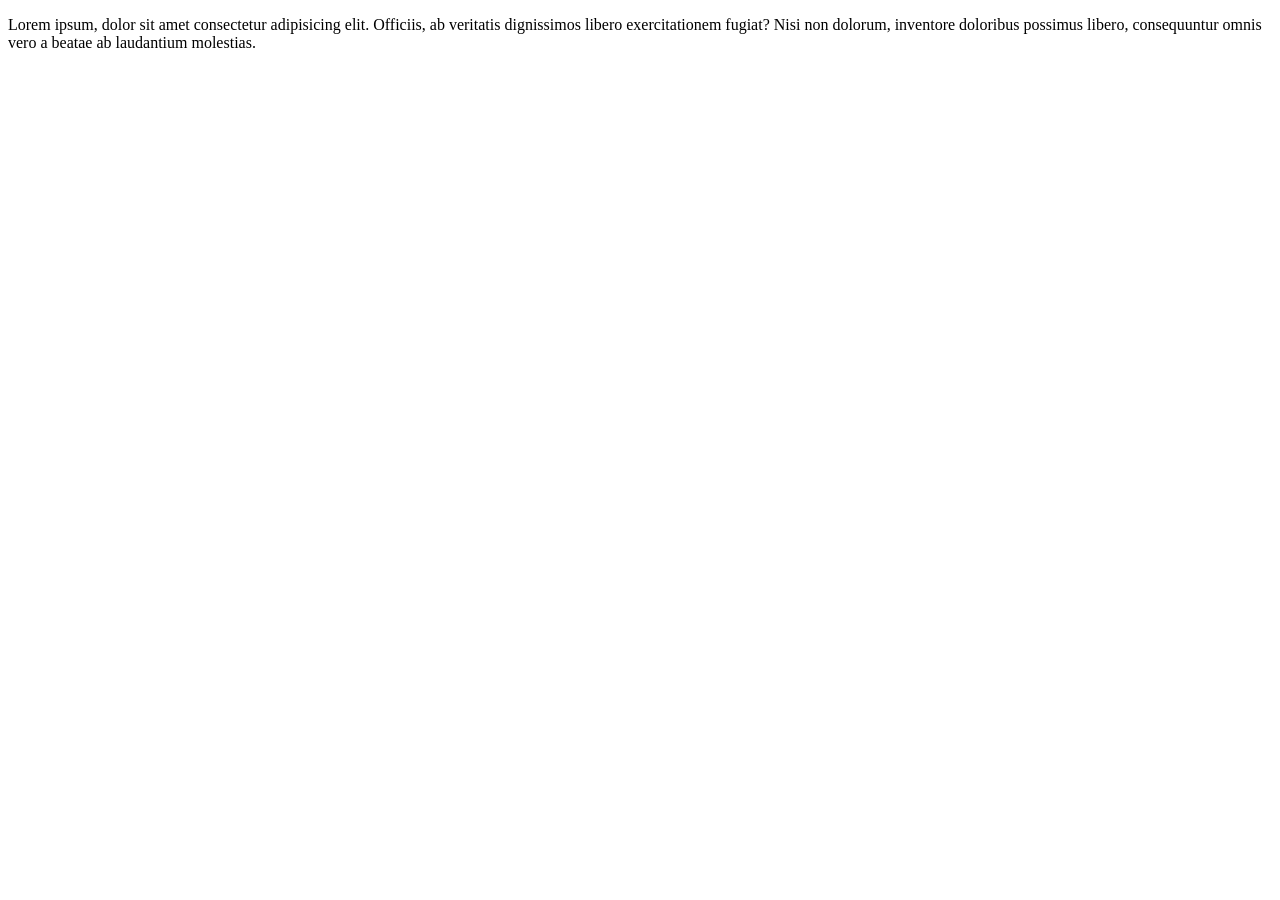
<file: s1/index.html>
<!DOCTYPE html>
<html lang="en">
<head>
    <meta charset="UTF-8">
    <meta name="viewport" content="width=device-width, initial-scale=1.0">
    <meta name="keywords" content="a,s,f">
    <meta name="description" content="">
    <title>Document</title>
    <link rel="icon" href="icon.png">
</head>
<body>
    <!-- Heading  -->
    <!-- <h1>Heading 1</h1>
    <h2>Heading 1</h2>
    <h3>Heading 1</h3>
    <h4>Heading 1</h4>
    <h5>Heading 1</h5>
    <h6>Heading 1</h6>
    <p>
        Lorem ipsum dolor, sit
         amet consectetur adipisicing elit. Dignissimos, placeat! Quo, animi quasi, reprehenderit ips                          um enim similique unde consequuntur totam neque voluptas error iusto facilis sapiente, debitis magnam sit? Reprehenderit?
    </p> -->
    <!-- <pre>
        Lorem ipsum dolor, sit
         amet consectetur adipisicing elit. Dignissimos, placeat! Quo, animi quasi, reprehenderit ips                          um enim similique unde consequuntur totam neque voluptas error iusto facilis sapiente, debitis magnam sit? Reprehenderit?
    </pre> -->
    <!-- <p>
        <b>Bold </b> <br>
        <strong>Strong</strong> <hr>
        <i>Italic</i> 
        <em>emphsis</em> 
        <mark>marked text</mark>
        <del>deleted</del>
        <u>unnderline</u>
        h<sub>2</sub>o
        x<sup>2</sup>
        <ins>inserted</ins>
    </p> -->
    <!-- <img src="images/icon.png" alt="test" title="abc" width="40%" height="200"> -->

    <!-- lists -->
     <!-- <ul type="none">
        <li>item 1</li>
        <li>item 2</li>
        <li>item 3</li>
     </ul>
     <ol start="15">
        <li>item 1</li>
        <li>item 2</li>
        <li>item 3</li>
     </ol>
     <dl>
        <dt>HTML</dt>
        <dd>Hyper text markup language</dd>
     </dl> -->

    <!-- links -->
    <!-- <a href="https://www.google.com" target="_blank">Google</a>
    <a href="about.html">about</a>
    <a href="#six" target="_blank">six</a>
    <p>
        1<br>
        Lorem ipsum dolor sit amet, consectetur adipisicing elit. Unde laborum quas vel amet deserunt, a itaque omnis iusto earum natus laudantium praesentium distinctio culpa, qui atque quam veritatis veniam. Perspiciatis.
        Lorem ipsum dolor sit amet, consectetur adipisicing elit. Unde laborum quas vel amet deserunt, a itaque omnis iusto earum natus laudantium praesentium distinctio culpa, qui atque quam veritatis veniam. Perspiciatis.

    </p>
      <p>
        2<br>
        Lorem ipsum dolor sit amet, consectetur adipisicing elit. Unde laborum quas vel amet deserunt, a itaque omnis iusto earum natus laudantium praesentium distinctio culpa, qui atque quam veritatis veniam. Perspiciatis.
        Lorem ipsum dolor sit amet, consectetur adipisicing elit. Unde laborum quas vel amet deserunt, a itaque omnis iusto earum natus laudantium praesentium distinctio culpa, qui atque quam veritatis veniam. Perspiciatis.

    </p>
      <p>
        3<br>
        Lorem ipsum dolor sit amet, consectetur adipisicing elit. Unde laborum quas vel amet deserunt, a itaque omnis iusto earum natus laudantium praesentium distinctio culpa, qui atque quam veritatis veniam. Perspiciatis.
        Lorem ipsum dolor sit amet, consectetur adipisicing elit. Unde laborum quas vel amet deserunt, a itaque omnis iusto earum natus laudantium praesentium distinctio culpa, qui atque quam veritatis veniam. Perspiciatis.

    </p>
      <p>
        4<br>
        Lorem ipsum dolor sit amet, consectetur adipisicing elit. Unde laborum quas vel amet deserunt, a itaque omnis iusto earum natus laudantium praesentium distinctio culpa, qui atque quam veritatis veniam. Perspiciatis.
        Lorem ipsum dolor sit amet, consectetur adipisicing elit. Unde laborum quas vel amet deserunt, a itaque omnis iusto earum natus laudantium praesentium distinctio culpa, qui atque quam veritatis veniam. Perspiciatis.

    </p>
      <p>
        5<br>
        Lorem ipsum dolor sit amet, consectetur adipisicing elit. Unde laborum quas vel amet deserunt, a itaque omnis iusto earum natus laudantium praesentium distinctio culpa, qui atque quam veritatis veniam. Perspiciatis.
        Lorem ipsum dolor sit amet, consectetur adipisicing elit. Unde laborum quas vel amet deserunt, a itaque omnis iusto earum natus laudantium praesentium distinctio culpa, qui atque quam veritatis veniam. Perspiciatis.

    </p>
      <p id="six">
        6<br>
        Lorem ipsum dolor sit amet, consectetur adipisicing elit. Unde laborum quas vel amet deserunt, a itaque omnis iusto earum natus laudantium praesentium distinctio culpa, qui atque quam veritatis veniam. Perspiciatis.
        Lorem ipsum dolor sit amet, consectetur adipisicing elit. Unde laborum quas vel amet deserunt, a itaque omnis iusto earum natus laudantium praesentium distinctio culpa, qui atque quam veritatis veniam. Perspiciatis.

    </p>
      <p>
        1<br>
        Lorem ipsum dolor sit amet, consectetur adipisicing elit. Unde laborum quas vel amet deserunt, a itaque omnis iusto earum natus laudantium praesentium distinctio culpa, qui atque quam veritatis veniam. Perspiciatis.
        Lorem ipsum dolor sit amet, consectetur adipisicing elit. Unde laborum quas vel amet deserunt, a itaque omnis iusto earum natus laudantium praesentium distinctio culpa, qui atque quam veritatis veniam. Perspiciatis.

    </p>
      <p>
        1<br>
        Lorem ipsum dolor sit amet, consectetur adipisicing elit. Unde laborum quas vel amet deserunt, a itaque omnis iusto earum natus laudantium praesentium distinctio culpa, qui atque quam veritatis veniam. Perspiciatis.
        Lorem ipsum dolor sit amet, consectetur adipisicing elit. Unde laborum quas vel amet deserunt, a itaque omnis iusto earum natus laudantium praesentium distinctio culpa, qui atque quam veritatis veniam. Perspiciatis.

    </p>
      <p>
        1<br>
        Lorem ipsum dolor sit amet, consectetur adipisicing elit. Unde laborum quas vel amet deserunt, a itaque omnis iusto earum natus laudantium praesentium distinctio culpa, qui atque quam veritatis veniam. Perspiciatis.
        Lorem ipsum dolor sit amet, consectetur adipisicing elit. Unde laborum quas vel amet deserunt, a itaque omnis iusto earum natus laudantium praesentium distinctio culpa, qui atque quam veritatis veniam. Perspiciatis.

    </p>
      <p>
        1<br>
        Lorem ipsum dolor sit amet, consectetur adipisicing elit. Unde laborum quas vel amet deserunt, a itaque omnis iusto earum natus laudantium praesentium distinctio culpa, qui atque quam veritatis veniam. Perspiciatis.
        Lorem ipsum dolor sit amet, consectetur adipisicing elit. Unde laborum quas vel amet deserunt, a itaque omnis iusto earum natus laudantium praesentium distinctio culpa, qui atque quam veritatis veniam. Perspiciatis.

    </p>
      <p>
        1<br>
        Lorem ipsum dolor sit amet, consectetur adipisicing elit. Unde laborum quas vel amet deserunt, a itaque omnis iusto earum natus laudantium praesentium distinctio culpa, qui atque quam veritatis veniam. Perspiciatis.
        Lorem ipsum dolor sit amet, consectetur adipisicing elit. Unde laborum quas vel amet deserunt, a itaque omnis iusto earum natus laudantium praesentium distinctio culpa, qui atque quam veritatis veniam. Perspiciatis.

    </p> -->
    <!-- <iframe width="100%" height="300" src="https://www.youtube.com/embed/IZ1kJyoHveM" title="YouTube video player" frameborder="0" allow="accelerometer; autoplay; clipboard-write; encrypted-media; gyroscope; picture-in-picture; web-share" referrerpolicy="strict-origin-when-cross-origin" allowfullscreen></iframe> -->
     <!-- <iframe src="about.html"></iframe> -->
      <!-- <iframe src="https://www.google.com/maps/embed?pb=!1m18!1m12!1m3!1d3452.867980095169!2d31.340575225190797!3d30.069318517393054!2m3!1f0!2f0!3f0!3m2!1i1024!2i768!4f13.1!3m3!1m2!1s0x14583fbaa0648ea3%3A0xfe4c02f0b52a59e5!2sTechs%20Experts!5e0!3m2!1sar!2seg!4v1786273298736!5m2!1sar!2seg" width="100%" height="450" style="border:0;" allowfullscreen="" loading="lazy" referrerpolicy="strict-origin-when-cross-origin"></iframe> -->
<!-- <div></div>
<span></span>
<nav></nav>
<header></header>
<section></section>
<article></article>
<footer></footer>
<aside></aside> -->

<header></header>
<p>Lorem ipsum, dolor sit amet consectetur adipisicing elit. Officiis, ab veritatis dignissimos libero exercitationem fugiat? Nisi non dolorum, inventore doloribus possimus libero, consequuntur omnis vero a beatae ab laudantium molestias.</p>

</body>
</html>
</file>
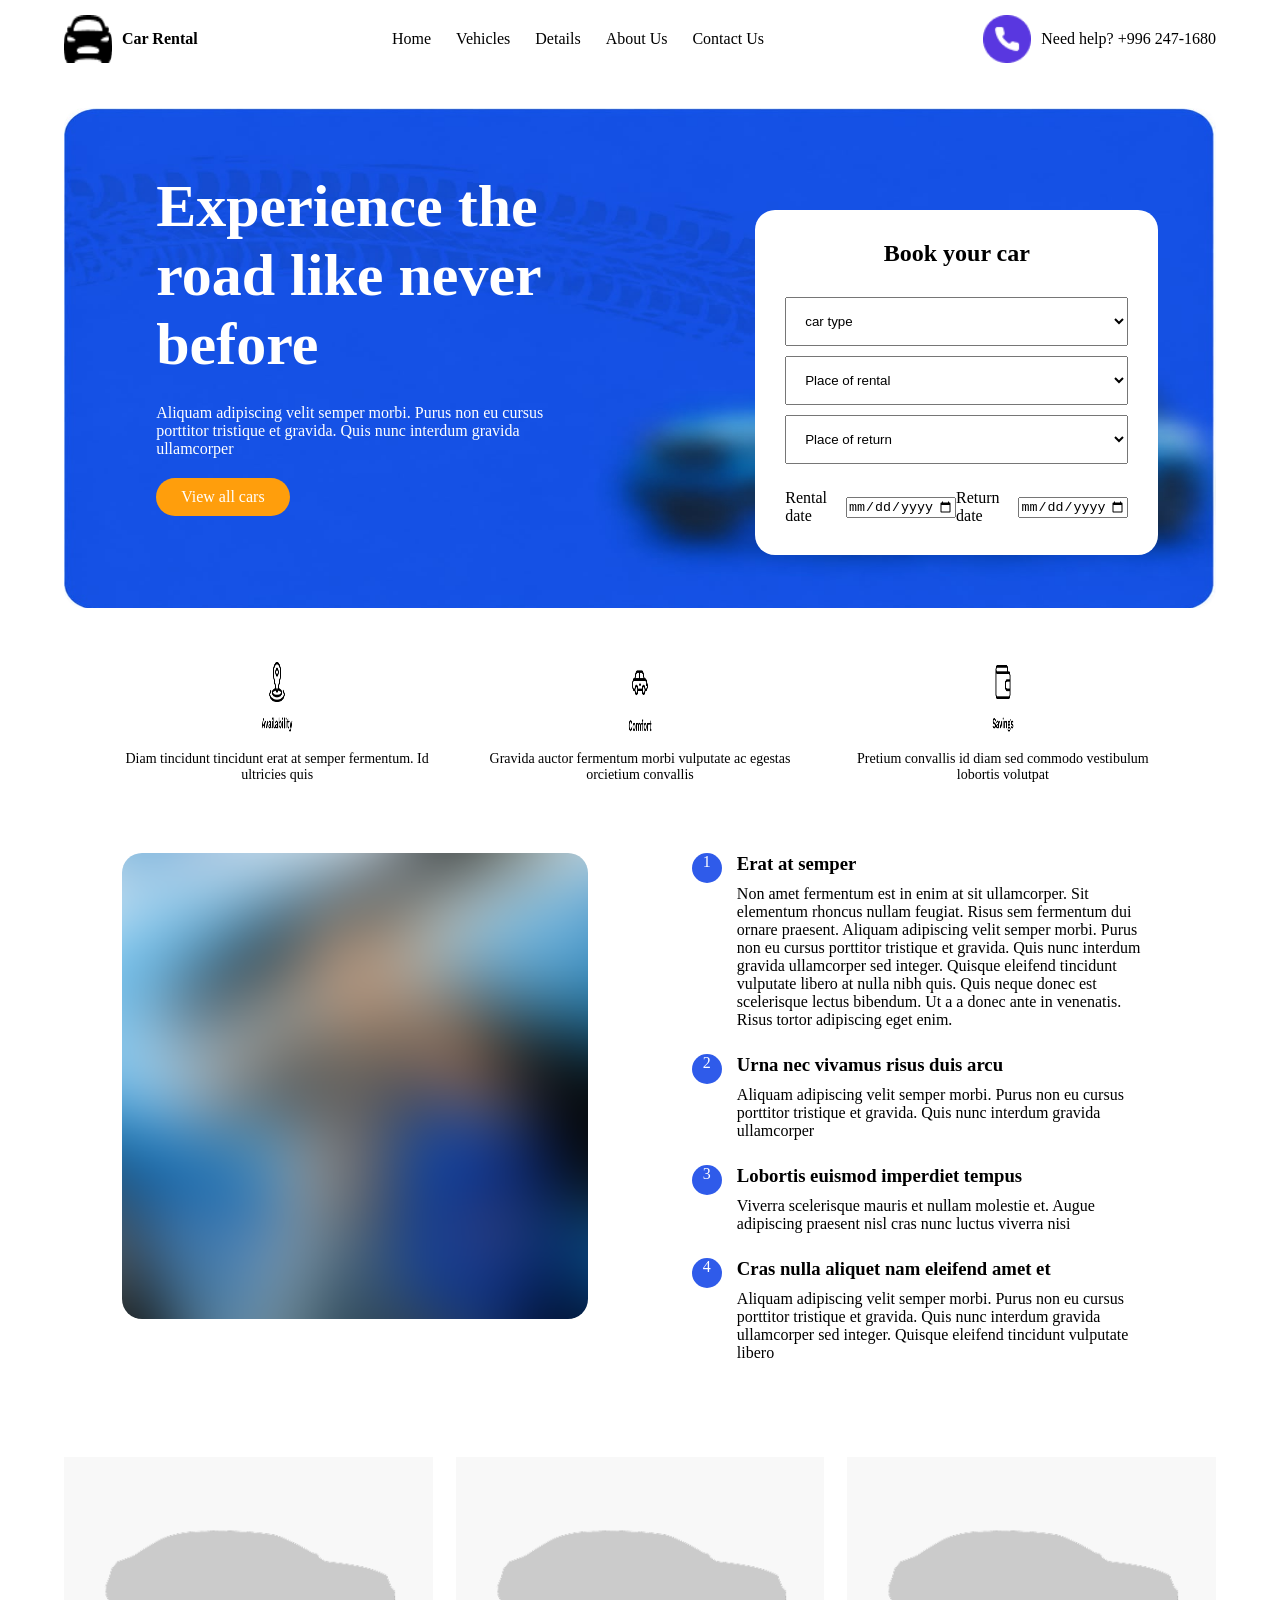
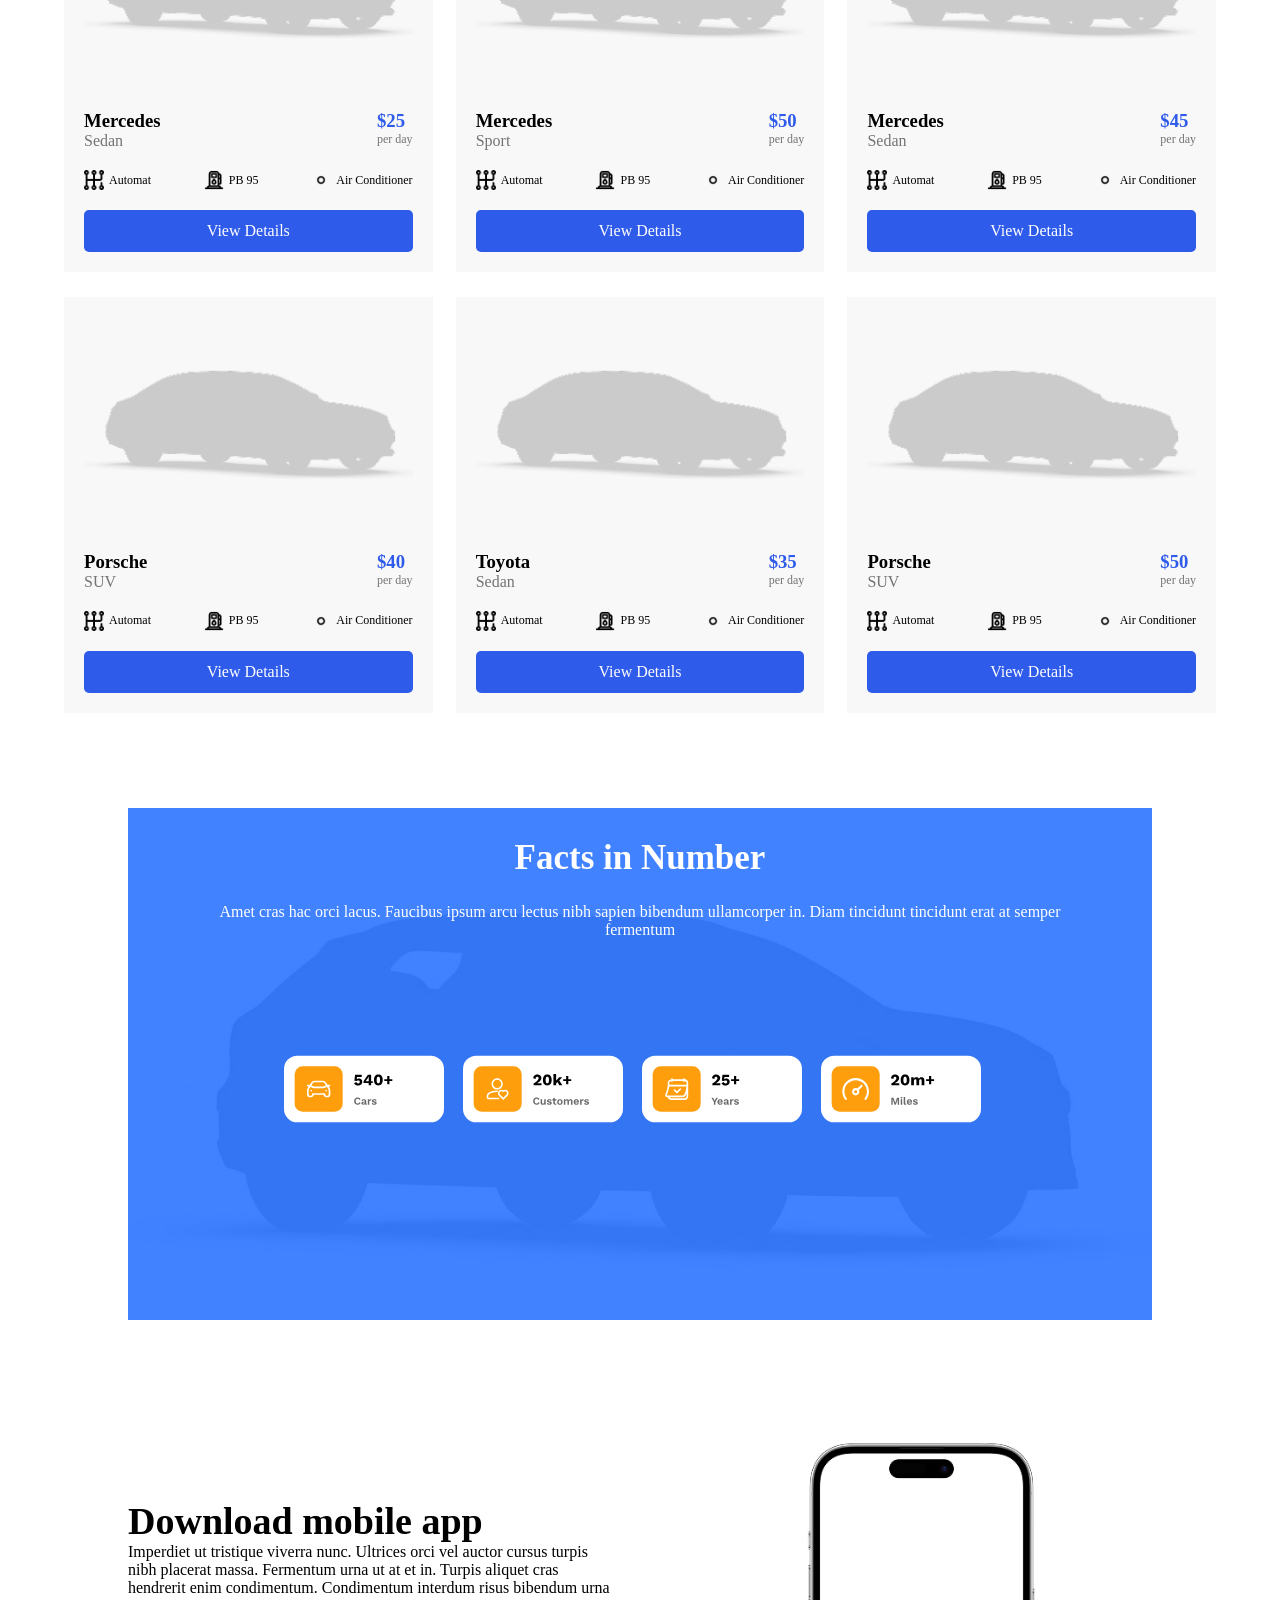
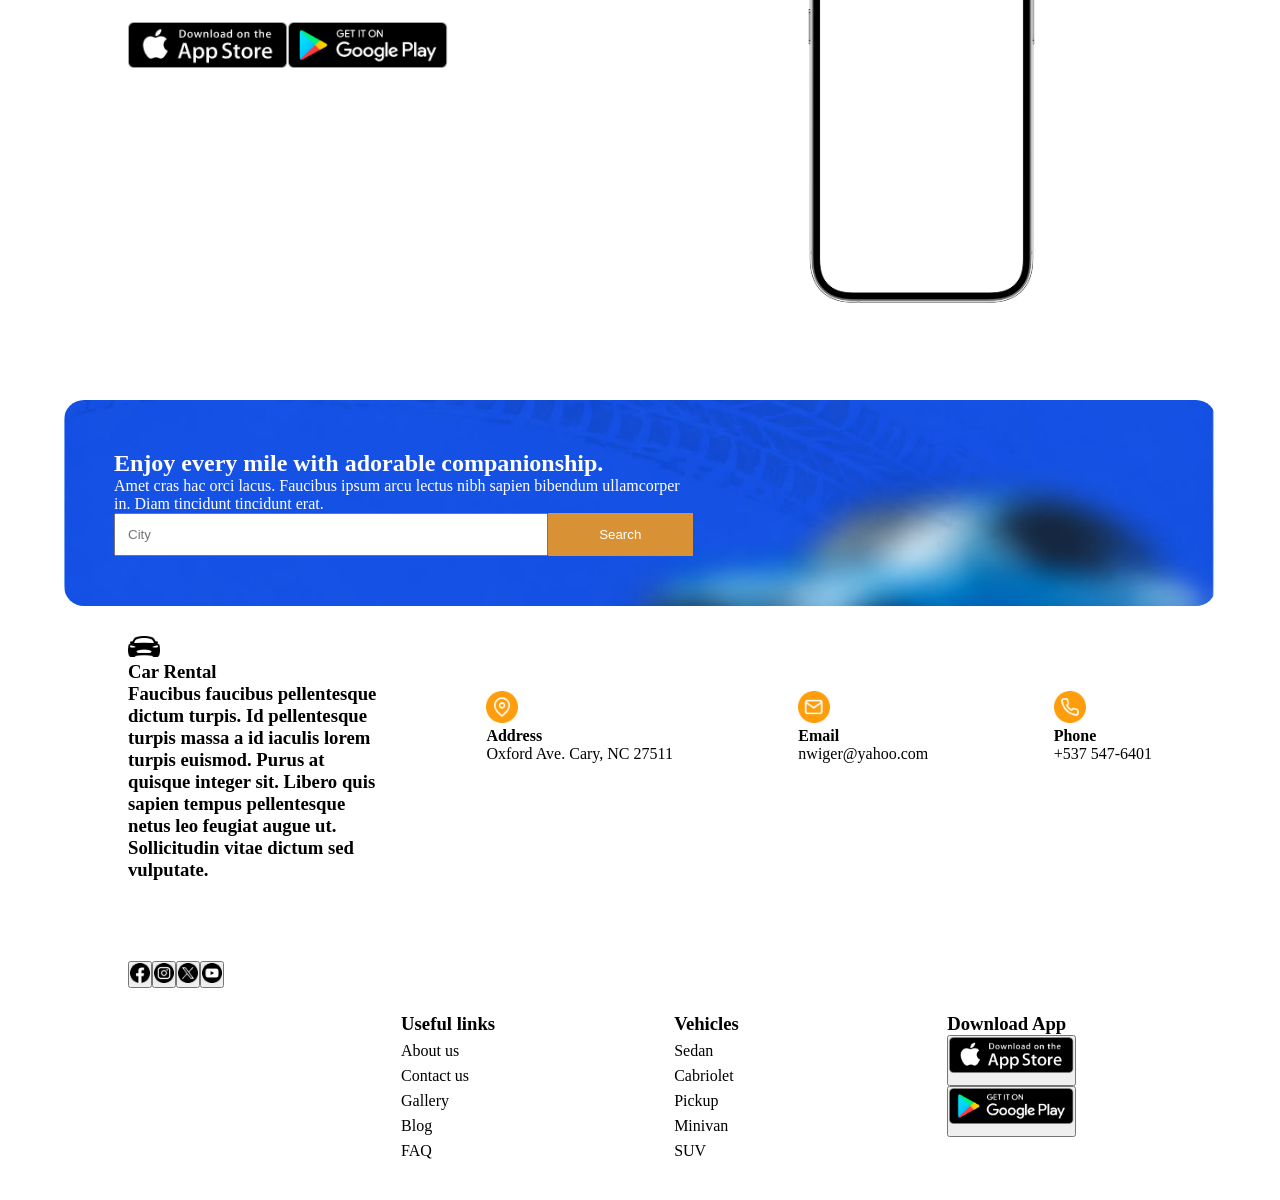
<file: s3/task session6/index.html>
<!DOCTYPE html>
<html lang="en">

<head>
    <meta charset="UTF-8">
    <meta name="viewport" content="width=device-width, initial-scale=1.0">
    <title>Document</title>
    <link rel="stylesheet" href="style.css">
</head>
<body>
    <nav>
        <div class="container">
            <div class="icon">
                <img src="car.png">
                <h2>Car Rental</h2>
            </div>

            <div class="links">
                <a href="">Home</a>
             <a href="">Vehicles</a>
              <a href="">Details</a>
                <a href="">About Us</a>
                <a href="">Contact Us</a>
            </div>

            <div class="help">
                <img src="call.png">
                <p>
                    Need help?
                    +996 247-1680
                </p>
            </div>
        </div>

        <div class="cover">
            <img src="cover.jpeg">
            <div class="cover-text">
                <h2>
                    Experience the road
                    like never before
                </h2>
                <p>
                    Aliquam adipiscing velit semper morbi. Purus non eu
                    cursus porttitor tristique et gravida. Quis nunc interdum
                    gravida ullamcorper
                </p>
                <a href="">View all cars</a>
            </div>

            <div class="content">

                <div class="table">

                    <h2>Book your car</h2>

                    <select>
                        <option>car type</option>
                        <option>Lancer</option>
                        <option>Kia</option>
                    </select>

                    <select>
                      <option>Place of rental</option>
                        <option>10th of ramadan</option>
                      <option>cairo</option>
                    </select>

                    <select>
                       <option>Place of return</option>
                      <option>giza</option>
                      <option>alexandria</option>
                    </select>

                    <div class="date">
                        <p>Rental date</p>
                        <input type="date">
                        <p>Return date</p>
                        <input type="date">
                    </div>
                </div>

                <div class="items">
                    <div class="fa-images">
                        <img src="loc.png">
                     <p>
            Diam tincidunt tincidunt erat at semper fermentum. Id ultricies quis
                     </p>
                    </div>

                    <div class="fa-images">
                        <img src="car (2).png">
                        <p>
                            Gravida auctor fermentum morbi vulputate
                            ac egestas orcietium convallis
                        </p>
                    </div>

                    <div class="fa-images">
                        <img src="note.png">
                        <p>
                            Pretium convallis id diam sed commodo
                            vestibulum lobortis volutpat
                        </p>
                    </div>
                </div>

                <div class="details">
                    <div class="photos">
                        <img src="Img.png">
                    </div>

                    <div class="select">
                        <div class="feature">
                      <p class="number">1</p>
                            <div>
                            <h3>Erat at semper </h3>
                         <p>
                                    Non amet fermentum est in enim at sit ullamcorper. Sit elementum rhoncus nullam feugiat. Risus sem fermentum 
dui ornare praesent. Aliquam adipiscing velit semper morbi. Purus non eu cursus porttitor tristique et gravida. Quis nunc interdum gravida ullamcorper sed integer. Quisque eleifend tincidunt vulputate libero at nulla nibh quis. Quis neque donec est scelerisque lectus bibendum. Ut a a donec ante in venenatis. Risus tortor adipiscing eget enim.
                              </p>
                            </div>
                        </div>

                        <div class="feature">
                            <p class="number">2</p>
                            <div>
                            <h3>Urna nec vivamus risus duis arcu </h3>
                                <p>
                            Aliquam adipiscing velit semper morbi. Purus non eu cursus porttitor tristique et gravida. Quis nunc interdum gravida ullamcorper
                                </p>
                            </div>
                        </div>

               <div class="feature">
                      <p class="number">3</p>
                            <div>
                        <h3>Lobortis euismod imperdiet tempus </h3>
                                <p>
            Viverra scelerisque mauris et nullam molestie et. Augue adipiscing praesent nisl cras nunc luctus viverra nisi
                                </p>
                            </div>
                        </div>

                        <div class="feature">
                     <p class="number">4</p>
                     <div>
                  <h3>Cras nulla aliquet nam eleifend amet et</h3>
                  <p>
  Aliquam adipiscing velit semper morbi. Purus non eu cursus porttitor tristique et gravida. Quis nunc interdum gravida ullamcorper sed integer. Quisque eleifend tincidunt vulputate libero 
                        </p>
                            </div>
                        </div>
                    </div>
                </div>
            </div>

        </div>
  <div class="cars">

    <div class="card">
        <img src="Img (1).png">
        <div class="info">
            <div>
                <h3>Mercedes</h3>
                <p>Sedan</p>
            </div>

            <div class="price">
                <h3>$25</h3>
                <p>per day</p>
            </div>
        </div>

        <div class="details">
            <div>
                <img src="Group.png">
                <p>Automat</p>
            </div>
            <div>
                <img src="Clip path group (2).png">
                <p>PB 95</p>
            </div>
            <div>
                <img src="g1651.png">
                <p>Air Conditioner</p>
            </div>

        </div>
        <a href="" class="view">View Details</a>

    </div>

    <div class="card">
        <img src="Img (1).png">
        <div class="info">
            <div>
                <h3>Mercedes</h3>
                <p>Sport</p>
            </div>

            <div class="price">
                <h3>$50</h3>
                <p>per day</p>
            </div>
        </div>

        <div class="details">

            <div>
                <img src="Group.png">
                <p>Automat</p>
            </div>

            <div>
                <img src="Clip path group (2).png">
                <p>PB 95</p>
            </div>

            <div>
                <img src="g1651.png">
                <p>Air Conditioner</p>
            </div>
        </div>

        <a href="" class="view">View Details</a>
    </div>
    <div class="card">
        <img src="Img (1).png">

        <div class="info">
            <div>
                <h3>Mercedes</h3>
                <p>Sedan</p>
            </div>

            <div class="price">
                <h3>$45</h3>
                <p>per day</p>
            </div>
        </div>
        <div class="details">
            <div>
                <img src="Group.png">
                <p>Automat</p>
            </div>

            <div>
                <img src="Clip path group (2).png">
                <p>PB 95</p>
            </div>

            <div>
                <img src="g1651.png">
                <p>Air Conditioner</p>
            </div>
        </div>

        <a href="" class="view">View Details</a>
    </div>

    <div class="card">

        <img src="Img (1).png">

        <div class="info">
            <div>
                <h3>Porsche</h3>
                <p>SUV</p>
            </div>

            <div class="price">
                <h3>$40</h3>
                <p>per day</p>
            </div>
        </div>

        <div class="details">

            <div>
                <img src="Group.png">
                <p>Automat</p>
            </div>

            <div>
                <img src="Clip path group (2).png">
                <p>PB 95</p>
            </div>

            <div>
                <img src="g1651.png">
                <p>Air Conditioner</p>
            </div>
        </div>

        <a href="" class="view">View Details</a>
    </div>

    <div class="card">

        <img src="Img (1).png">

        <div class="info">
            <div>
                <h3>Toyota</h3>
                <p>Sedan</p>
            </div>

            <div class="price">
                <h3>$35</h3>
                <p>per day</p>
            </div>
        </div>
        <div class="details">
            <div>
                <img src="Group.png">
                <p>Automat</p>
            </div>

            <div>
                <img src="Clip path group (2).png">
                <p>PB 95</p>
            </div>

            <div>
                <img src="g1651.png">
                <p>Air Conditioner</p>
            </div>

        </div>
        <a href="" class="view">View Details</a>
    </div>

    <div class="card">

        <img src="Img (1).png">

        <div class="info">
            <div>
                <h3>Porsche</h3>
                <p>SUV</p>
            </div>

            <div class="price">
                <h3>$50</h3>
                <p>per day</p>
            </div>
        </div>

        <div class="details">

            <div>
                <img src="Group.png">
                <p>Automat</p>
            </div>

            <div>
                <img src="Clip path group (2).png">
                <p>PB 95</p>
            </div>

            <div>
                <img src="g1651.png">
                <p>Air Conditioner</p>
            </div>

        </div>

        <a href="" class="view">View Details</a>

    </div>

</div>

  <section class="facts">
          <div class="container">
            <h1> Facts in Number </h1>

            <p class="facts-text">
        Amet cras hac orci lacus. Faucibus ipsum arcu lectus nibh sapien bibendum ullamcorper
        in. Diam tincidunt tincidunt erat at semper fermentum
            </p>
            <div class="fact-items">
                <div class="fact-card">
<img src="car.svg" alt="">
            <img src="icon.svg" alt="">
            <img src="note.svg" alt="">
            <img src="speed.svg" alt="">
                </div>
            </div>
            
            
        </div>
            </section>
            <section class="app">

    <div class="app-text">
        <h2>Download mobile app</h2>

        <p>
          Imperdiet ut tristique viverra nunc. Ultrices orci vel auctor cursus turpis nibh placerat massa. Fermentum urna ut at et in. Turpis aliquet cras hendrerit enim condimentum. Condimentum interdum risus bibendum urna
        </p>

        <div class="store">
            <button> <img src="Group (1).png"></button>
            <button>  <img src="Group (2).png"></button>
        </div>
    </div>

    <div class="phone">
        <img src="mobile.png">
    </div>

</section>
<section class="last-section">
    <div class="last-text">
        <h2>Enjoy every mile with adorable companionship.</h2>
        <p>
            Amet cras hac orci lacus. Faucibus ipsum arcu lectus nibh sapien
            bibendum ullamcorper in. Diam tincidunt tincidunt erat.
        </p>

        <div class="search">
            <input type="text" placeholder="City">
            <button>Search</button>
        </div>
    </div>

</section>

<footer class="footer">
    <div class="footer-top">
        <div class="footer-brand">
            <div class="brand">
            <img src="car.png">
                <h3>Car Rental</h3>
            </div>

            <h3> Faucibus faucibus pellentesque dictum turpis.
                 Id pellentesque turpis massa a id iaculis lorem turpis euismod.
                 Purus at quisque integer sit. Libero quis sapien tempus pellentesque netus 
                 leo feugiat augue ut. Sollicitudin vitae dictum sed vulputate.
            </h3>

            <div class="social">
                <button><img src="fac.png"></button>
                <button><img src="ins.png"></button>
                <button><img src="twi.png"></button>
                <button><img src="you.png"></button>
            </div>
        </div>

        <div class="footer-info">
            <div class="contact">
                <img src="loc (2).png">
                <div>
                    <h4>Address</h4>
                    <p>Oxford Ave. Cary, NC 27511</p>
                </div>
            </div>

            <div class="contact">
                <img src="email.png">
                <div>
                    <h4>Email</h4>
                    <p>nwiger@yahoo.com</p>
                </div>
            </div>

            <div class="contact">
                <img src="call (2).png">
                <div>
                    <h4>Phone</h4>
                    <p>+537 547-6401</p>
                </div>
            </div>
        </div>
    </div>

    <div class="footer-bottom">
        <div></div>
        <div>
            <h3>Useful links</h3>
            <p>About us</p>
            <p>Contact us</p>
            <p>Gallery</p>
            <p>Blog</p>
            <p>FAQ</p>
        </div>

        <div>
            <h3>Vehicles</h3>
            <p>Sedan</p>
            <p>Cabriolet</p>
            <p>Pickup</p>
            <p>Minivan</p>
            <p>SUV</p>
        </div>

        <div>
            <h3>Download App</h3>
            <button>
                <img src="Group (1).png">
            </button>
            <button>
                <img src="Group (2).png">
            </button>
        </div>
    </div>

</footer>
    </nav>
</body>

</html>
</file>
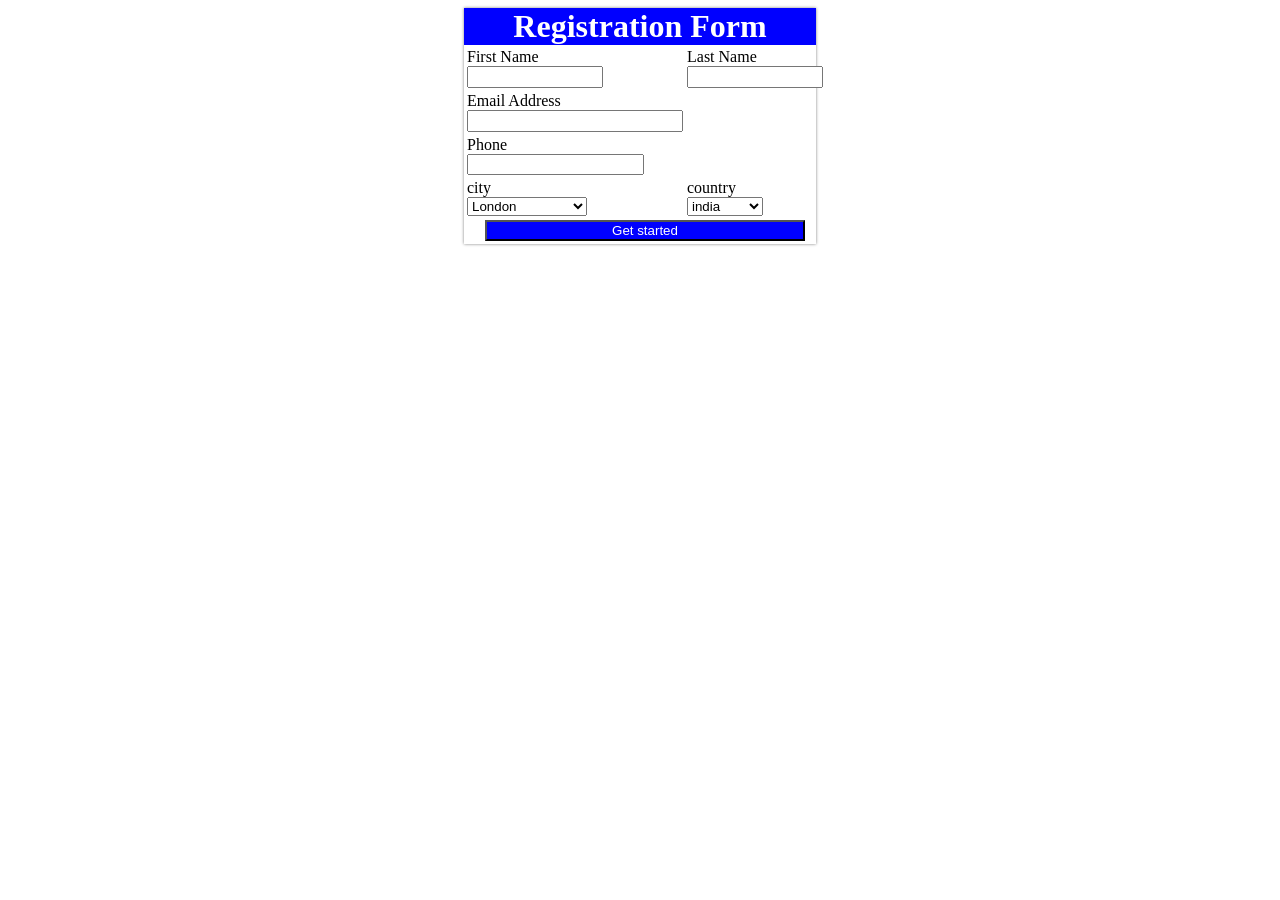
<file: s3/tasks/task1/index.html>
<!DOCTYPE html>
<html lang="en">

<head>
    <meta charset="UTF-8">
    <title>Registration Form</title>
    <link rel="stylesheet" href="style.css">
</head>

        <body>

        <div class="article-card">
        <h1>Registration Form</h1>
        <div class="container">

        <table>
            <tr>
                <td>
                <label for="firstname">First Name</label>     <br>
                <input type="text" id="firstname" name="firstname">
                </td>
                <td>
                <label for="lastname">Last Name</label>  <br>
                <input type="text" id="lastname" name="lastname">
                </td>
            </tr>
            <tr>
                <td>
                <label for="email">Email Address</label>    <br>
                <input type="email" id="email" name="email">
                </td>
            </tr>
            <tr>
                <td>
                <label for="phone">Phone</label>  <br>
                <input type="tel" id="phone" name="phone">
                </td>
            </tr>
        <tr>
            <td>
                <label for="city">city</label>    <br>
                <select id="city" name="city">
                    <option> London</option>
                    <option>cairo</option>
                    <option>10th of ramadan</option>
                </select>
            </td>
                
            <td>
                <label for="country">country</label>    <br>
                <select id="country" name="country">
                    <option> india</option>
                    <option>Egypt</option>
                    <option>palestine</option>
                </select>
            </td>
        </tr>
        
            <tr>
                <td colspan="2" style="text-align: center;">
        <button type="submit"> Get started</button>
                </td>
            </tr>
                

        </table>

            </div>

            </div>

        </body>

        </html>
</file>
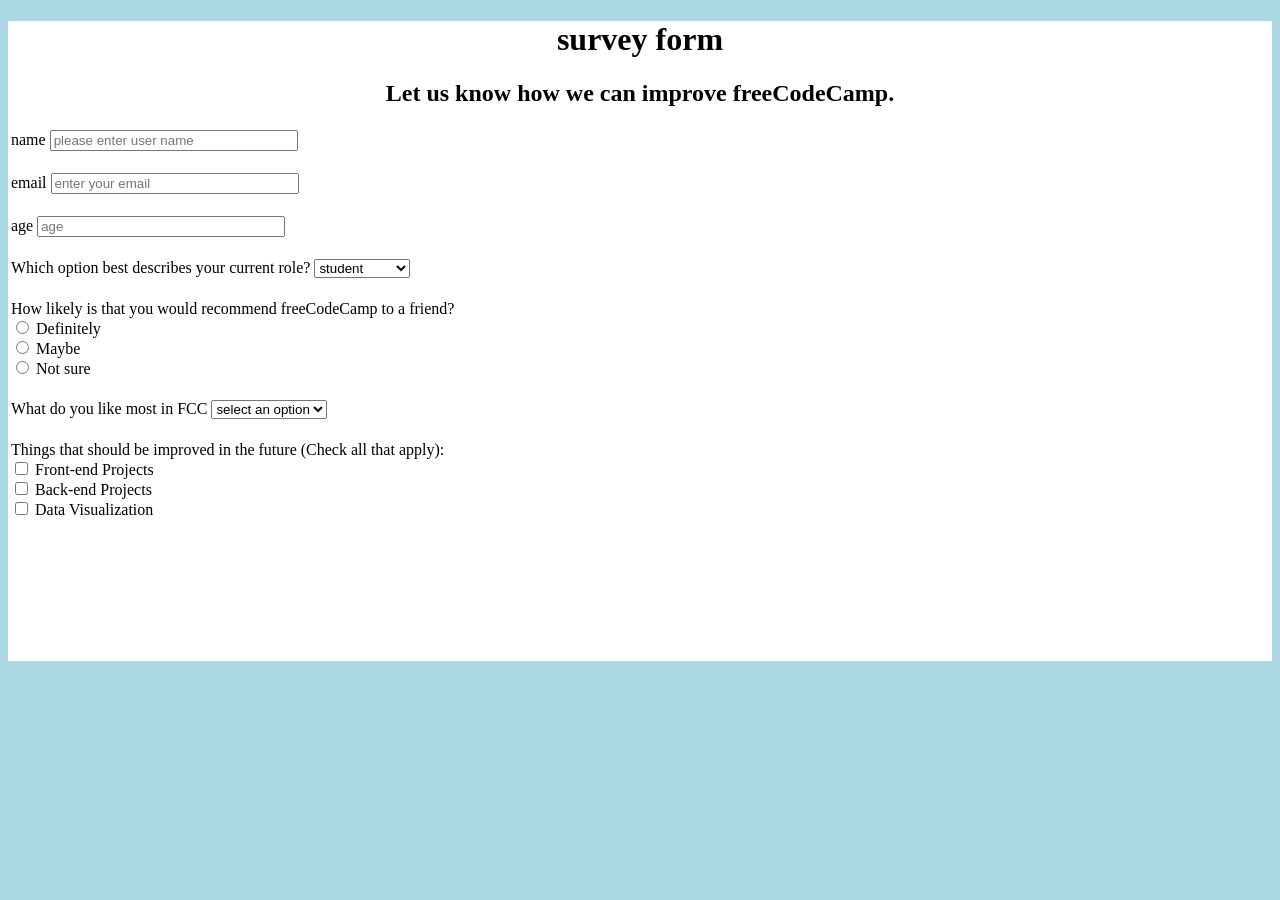
<file: s3/tasks/task2/index.html>
<!DOCTYPE html>
<html lang="en">
<head>
    <meta charset="UTF-8">
    <meta name="viewport" content="width=device-width, initial-scale=1.0">
    <title>Document</title>
    <link rel="stylesheet" href="style.css">
</head>

<body>

    <div class="article-card">

        <h1>survey form</h1>

        <div class="container">

            <h2>Let us know how we can improve freeCodeCamp.</h2>

            <table>

                <tr>
                    <td>
                        <label for="x">name</label>
                        <input type="text" id="name"
                               placeholder="please enter user name"
                               minlength="5" maxlength="20" id="x">
                        <br><br>
                    </td>
                </tr>


                <tr>
                    <td>
                        <label>email</label>
                        <input type="email" id="email"
                               placeholder="enter your email" required>
                        <br><br>
                    </td>
                </tr>


                <tr>
                    <td>
                        <label>age</label>
                        <input type="number" id ="age"
                               placeholder="age" required min="0" max="90">
                        <br><br>
                    </td>
                </tr>


                <tr>
                    <td>
                        <label>Which option best describes your current role?</label>

                        <select>
                            <option>student</option>
                            <option>full time job</option>
                            <option>part time job</option>
                        </select>

                        <br><br>
                    </td>
                </tr>


                <tr>
                    <td>
                        <label>
                            How likely is that you would recommend freeCodeCamp to a friend?
                        </label>

                        <br>

                        <input type="radio" name="recommend">
                        <label>Definitely</label>

                        <br>

                        <input type="radio" name="recommend">
                        <label>Maybe</label>

                        <br>

                        <input type="radio" name="recommend">
                        <label>Not sure</label>

                        <br><br>
                    </td>
                </tr>


                <tr>
                    <td>
                        <label>What do you like most in FCC</label>

                        <select>
                            <option>select an option</option>
                            <option>Food</option>
                            <option>pepole</option>
                        </select>

                        <br><br>
                    </td>
                </tr>


                <tr>
                    <td>
                        <label>
                            Things that should be improved in the future
                            (Check all that apply):
                        </label>

                        <br>

                        <input type="checkbox">
                        Front-end Projects

                        <br>

                        <input type="checkbox">
                        Back-end Projects

                        <br>

                        <input type="checkbox">
                        Data Visualization
                    </td>
                </tr>

            </table>

        </div>

    </div>

</body>
</html>
</file>
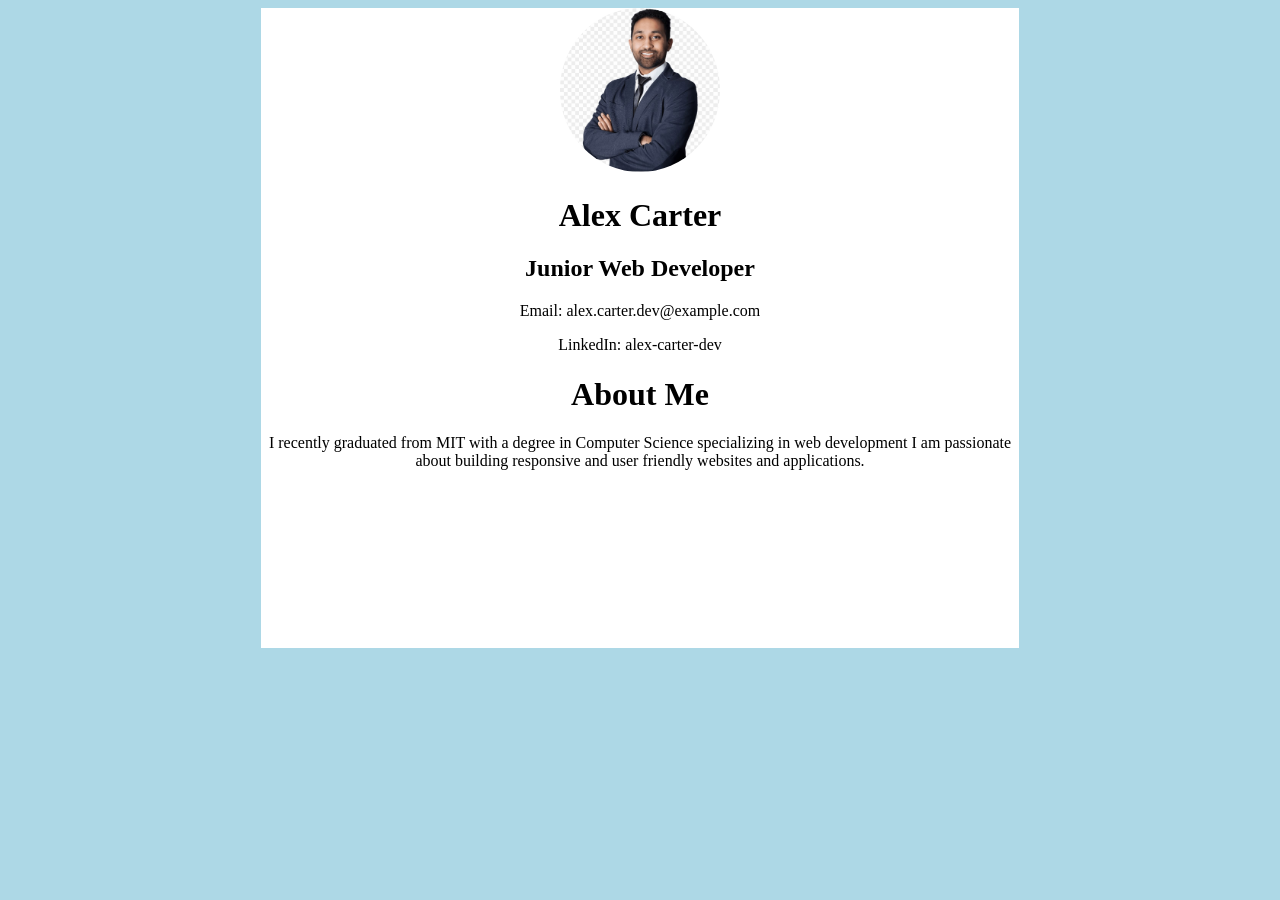
<file: s3/tasks/task3/index.html>
<!DOCTYPE html>
<html lang="en">

<head>
    <meta charset="UTF-8">
    <meta name="viewport" content="width=device-width, initial-scale=1.0">
    <title>Profile Card</title>
    <link rel="stylesheet" href="style.css">
</head>

<body>

    <div class="article-card">

        <div class="center">
            <img src="icon.jpeg">
        </div>

        <h1 class="center">Alex Carter</h1>

        <h2 class="center">Junior Web Developer</h2>

        <p class="center">Email: alex.carter.dev@example.com</p>

        <p class="center">LinkedIn: alex-carter-dev</p>

        <h1 class="center">About Me</h1>

        <p class="center">
            I recently graduated from MIT with a degree in
            Computer Science specializing in web development
            I am passionate about building responsive and
            user friendly websites and applications.
        </p>

    </div>

</body>

</html>
</file>
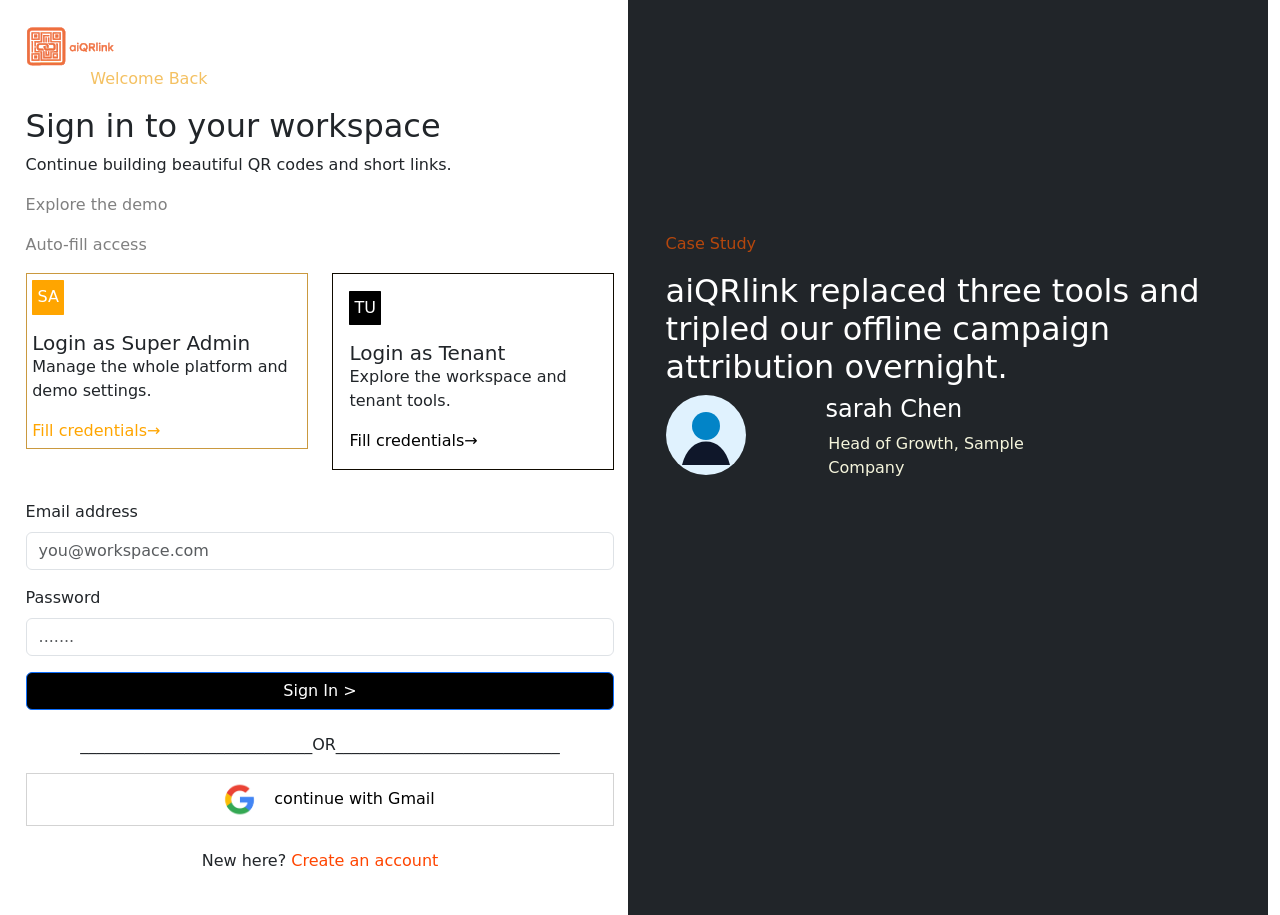
<file: s3/tasks/task7/index.html>
<!DOCTYPE html>
<html lang="en">
<head>
    <meta charset="UTF-8">
    <meta name="viewport" content="width=device-width, initial-scale=1.0">
    <title>Document</title>
   <link href="https://cdn.jsdelivr.net/npm/bootstrap@5.3.8/dist/css/bootstrap.min.css" rel="stylesheet">
<link rel="stylesheet" href="style.css">
</head>
    
<body>
<section class="container-fluid">
  <div class="row">
    <div class="col-6 min-vh-100 bg-primery">
<a href="">
  <img src="imges/logo.svg" class="logo"></a>
  <p class="welcome">Welcome Back</p>
  <h2>Sign in to your workspace</h2>
  <p>Continue building beautiful QR codes and short links.</p>
  <p class="text">Explore the demo</p>
  <p class="text">Auto-fill access</p>
      <div class="row">
  <div class="col-sm-6 mb-3 mb-sm-0">
    <div class="card-orange">
      <div class="card-body">
        <p class="icon">SA</p>
        <h5 class="card-title">Login as Super Admin</h5>
        <p class="card-text">Manage the whole platform and demo settings.</p>
        <a href="#" class="btn-orange btn-primary">Fill credentials→</a>
      </div>
    </div>
  </div>
  <div class="col-sm-6">
    <div class="card-black">
      <div class="card-body">
        <p class="text-file">TU</p>
        <h5 class="card-title">Login as Tenant</h5>
        <p class="card-text">Explore the workspace and tenant tools.</p>
        <a href="#" class="btn-black btn-primary">Fill credentials→</a>
      </div>
    </div>
  </div>
</div>
      <form class="login">
  <div class="mb-3">
    <label for="exampleInputEmail1" class="form-label">Email address</label>
    <input type="email" class="form-control" id="exampleInputEmail1" aria-describedby="emailHelp" placeholder="you@workspace.com">
  </div>
  <div class="mb-3">
    <label for="exampleInputPassword1" class="form-label">Password</label>
    <input type="password" class="form-control" id="exampleInputPassword1" placeholder=".......">
  </div>
  <button type="submit" class="btn btn-primary">Sign In ></button>
</form>
    <div class="content">
      <p class="or">_____________________________OR____________________________</p>
      <a href=""  class="gmail"><img src="imges/google.png">continue with Gmail</a>
      <p class="new">New here?
        <span> Create an account</span></p>
    </div>
    </div>

    <div class="col-6 min-vh-100 bg-dark row align-items-center">
      <div class="row h-25">
      <p>Case Study</p>
      <h2>
        aiQRlink replaced three tools and tripled 
        our offline campaign attribution overnight.
      </h2>
      <div class="profile">
<a href=""><img src="imges/profile.svg"></a>
  
  <div class="profile-text">
<h4>sarah Chen</h4>
      <p>Head of Growth, Sample Company</p> 
      </div>
    </div>
      <div class="d-flex col-12">
        <div class="col-1">

        </div>
      </div>
    </div>
    </div>
  </div>
</section>


</html>
<script src="https://cdn.jsdelivr
.net/npm/bootstrap@5.3.8/dist/js/bootstrap.bundle.min.js" integrity="sha384-FKyoEForCGlyvwx9Hj09JcYn3nv7wiPVlz7YYwJrWVcXK/BmnVDxM+D2scQbITxI" crossorigin="anonymous"></script>

</body>
</html>
</file>
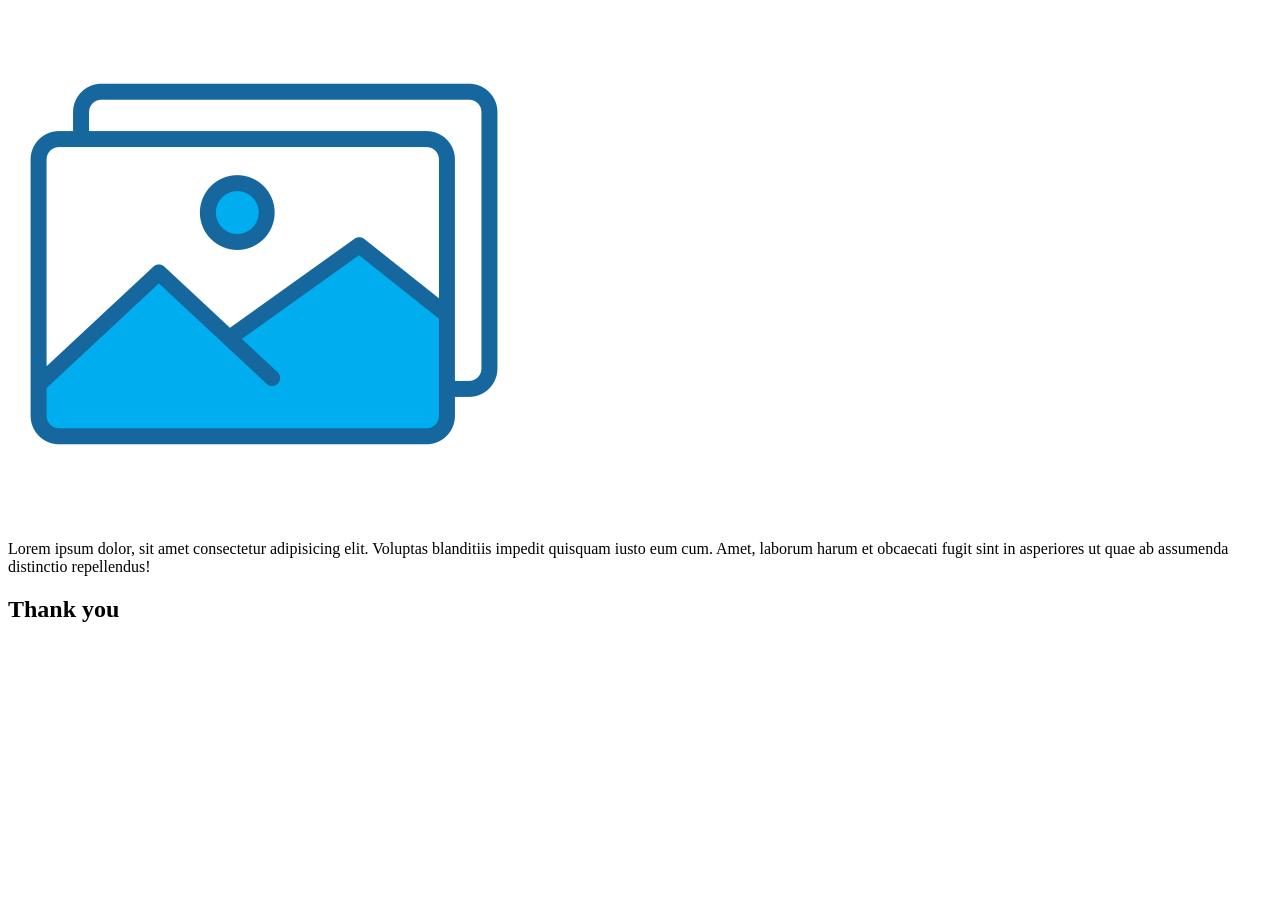
<file: s2/thanks.html>
<!DOCTYPE html>
<html lang="en">
<head>
    <meta charset="UTF-8">
    <meta name="viewport" content="width=device-width, initial-scale=1.0">
    <title>Document</title>
</head>
<body>
    <img src="../s1/images/icon.png">
    <p>Lorem ipsum dolor, sit amet consectetur adipisicing elit. Voluptas blanditiis impedit quisquam iusto eum cum. Amet, laborum harum et obcaecati fugit sint in asperiores ut quae ab assumenda distinctio repellendus!</p>
    <h2>Thank you</h2>
</body>
</html>
</file>
<file: s3/task session6/style.css>
*{
    padding: 0;
    margin: 0;
    box-sizing: border-box;
}

nav{
    width: 100%;
}

.container{
    width: 90%;
    margin: auto;
    display: flex;
    justify-content: space-between;
    align-items: center;
    padding: 15px 0;
}

.icon{
    display: flex;
    align-items: center;
}

.icon img{
    width: 48px;
    height: 48px;
}

.icon h2{
    margin-left: 10px;
    font-size: 16px;
}

.links{
    display: flex;
}

.links a{
    text-decoration: none;
    color: black;
    margin-right: 25px;
}

.help{
    display: flex;
    align-items: center;
}

.help img{
    width: 48px;
    height: 48px;
}

.help p{
    margin-left: 10px;
}

.cover{
    width: 90%;
    margin: 30px auto;
    position: relative;
}

.cover > img{
    width: 100%;
    height: 500px;
    border-radius: 20px;
}

.cover-text{
    position: absolute;
    color: white;
    left: 8%;
    top: 5%;
    width: 420px;
    text-align: left;
}
.cover-text h2{
    font-size: 60px;
    margin-bottom: 25px;
}

.cover-text p{
    margin-bottom: 20px;
    margin-right: 10px;
}

.cover-text a{
    color: white;
    text-decoration: none;
    background-color: #FF9E0C;
    padding: 10px 25px;
    border-radius: 20px;
    display: inline-block;
}

.table{
    position: absolute;
    top: 8%;
    right: 5%;
    width: 35%;
    background-color: white;
    border-radius: 20px;
    padding: 30px;
    color: black;
}

.table h2{
    text-align: center;
    margin-bottom: 30px;
}

.table select{
    width: 100%;
    padding: 15px;
    margin-bottom: 10px;
}

.date{
    display: flex;
    justify-content: space-between;
    align-items: center;
    margin-top: 15px;
}

.date input{
    width: 110px;
}

.items{
    width: 90%;
    margin: 50px auto;
    display: flex;
    justify-content: space-between;
    text-align: center;
}

.fa-images{
    width: 30%;
}

.fa-images img{
    width: 80px;
    height: 70px;
}

.fa-images h3{
    margin-top: 10px;
}

.fa-images p{
    margin-top: 15px;
    color: black;
    font-size: 14px;
}

.details{
    width: 90%;
    margin: 70px auto;
    display: flex;
    justify-content: space-between;
}

.photos{
    width: 45%;
}

.photos img{
    width: 100%;
    border-radius: 20px;
}

.select{
    width: 45%;
}

.feature{
    display: flex;
    margin-bottom: 25px;
}

.number{
    background-color: #2F5BEA;
    color: white;
    width: 30px;
    height: 30px;
    border-radius: 50%;
    text-align: center;
    margin-right: 15px;
}

.feature h3{
    margin-bottom: 10px;
}

.feature div{
    width: 90%;
}

.feature div p{
    color: black;
}
.cars{
    width: 90%;
    margin: 70px auto;
    display: flex;
    flex-wrap: wrap;
    justify-content: space-between;
}

.card{
    width: 32%;
    padding: 20px;
    margin-bottom: 25px;
    background-color: #f8f8f8;
}

.card > img{
    width: 100%;
}

.info{
    display: flex;
    justify-content: space-between;
    margin-top: 15px;
}

.info p{
    color: #737373;
}

.price h3{
    color: #2F5BEA;
}

.price p{
    font-size: 12px;
}

.card .details{
    width: 100%;
    margin: 20px 0;
    display: flex;
    justify-content: space-between;
}

.card .details div{
    display: flex;
    align-items: center;
}

.card .details img{
    width: 20px;
    height: 20px;
    margin-right: 5px;
}

.card .details p{
    font-size: 12px;
}

.view{
    display: block;
    text-align: center;
    background-color: #2F5BEA;
    color: white;
    text-decoration: none;
    padding: 12px;
    border-radius: 5px;
}
.facts{
   background: url(iconn.jpeg),rgba(0, 80, 255, .5);
  background-size: cover;
   background-position: center;
       text-align: center;
    font-family: 'Trebuchet MS';
      width: 80%;
         height: 32rem;
        margin: 50px auto;
        }
       .facts .container {
            background-color: rgba(0, 89, 255, 0.75);
            height: 100%;
            width: 100%;
            padding: 30px;
         color: white;
            display: block;
        }
.facts h1{
  font-size: 35px;
    text-align: center;
    margin-bottom: 25px;
}
    .facts-text{
    width: 90%;
    margin: 0 auto 70px;
    text-align: center;
}
    .fact-card img{
        width: 160px;
        height: 160px;
        margin-right: 15px;
    }
.app{
    width: 80%;
    height: 430px;
    margin: 30px auto;
    display: flex;
    justify-content: space-between;
    align-items: center;
}

.app-text{
    width: 48%;
}
.app-text h2{
    font-size: 38px;
}
.app-text p{
margin-bottom: 25px;
}

.store{
    display: flex;
}

.store button{
    border: none;
    background: none;
}

.store img{
    width: 160px;
  
}
.phone{
    width: 45%;
    text-align: center;
}
.phone img{
    width: 50%;
    margin-top: 180px;
}
.last-section{
    width: 90%;
    margin: 50px auto;
  padding: 50px;
    background-image: url("cover.jpeg");
    background-size: cover;
    background-position: center;
    border-radius: 20px;
    color: white;
    margin-top: 200px;
}
.last-text{
    width: 55%;
}
.search{
    display: flex;
}
.search input{
    width: 75%;
    padding: 12px;
}

.search button{
    width: 25%;
    background-color: #D89235;
    color: white;
    border: none;
}
.footer{
    width: 80%;
    margin: 40px auto;
}

.footer-top{
 display: flex;
 align-items: center;
     justify-content: space-between;
}
   
.footer-info{
    width: 65%;
}
.footer-brand{
    width: 25%;
    margin-top: -20px;
}

.footer-info{
    width: 65%;
    display: flex;
        justify-content: space-between;
        margin-top: -190px;
}

.brand img, .contact img{
    width: 32px;
    margin-right: 8px;
}

.footer-bottom{
    margin-top: 25px;
    display: flex;
    justify-content: space-between;
}

.footer-bottom div{
    width: 20%;
}
.social{
    margin-top: 80px;
    display: flex;
}
.social img{
    width: 20px;
}

.footer-bottom p{
 margin-top: 7px;
}

.footer-bottom button img{
    width: 125px;
    margin-bottom: 8px;
}
</file>
<file: s3/tasks/task1/style.css>
.article-card {
        width: 22rem;
        box-shadow: 0 0 3px gray;
        margin:auto;
        }
        .container {
            width: 100%;
            margin:auto;
        }
        h1{
        text-align: center;  
        color: white;
        background-color: blue;
        width: 100%;
        margin:auto;
        }

        #firstname{
            width: 8rem;
            height: 1.0rem;
        }
        #lastname{
            width: 8rem;
            height: 1.0rem;
        }
        #email{
            width: 13rem;
            height: 1.0rem;
        }
        button{ 
        color: white;
        background-color: blue;
        width: 90%;

        }
</file>
<file: s3/tasks/task2/style.css>
body{
        background-color: lightblue;
    }
    .article-card{
        width: 100%;
        margin: auto;
        background-color: white;
        min-height: 40rem;
    }
    h1 {

        text-align: center;
    
    }

    h2 {

        text-align: center;

    }

    #name {
        width: 15rem;
    }

    #email {
        width: 15rem;
    }

    #age {
        width: 15rem;
    }
</file>
<file: s3/tasks/task3/style.css>
body {
    background-color: lightblue;
}

.article-card {
    width: 60%;
    margin: auto;
    background-color: white;
    min-height: 40rem;
}

.center {
    text-align: center;
}

img {
    width: 10rem;
    border-radius: 50%;
}

h1 {
    text-align: center;
}

h2 {
    text-align: center;
}

p {
    text-align: center;
}
</file>
<file: s3/tasks/task7/style.css>
.col-6{
    align-items: center;
    padding: 2%;
}
.logo{
    width: 15%;
}
.welcome{
    color: rgb(244, 193, 98);
    margin-left: 11%;
}
.text{
    display: inline-block;
    justify-content: space-between;
    margin-right: 33%;
    color: grey;
}
.card-orange{
    border: 1px solid rgb(202, 153, 63);
    width: 100%;
}
.card-body{
    padding: 2%;
}
.btn-orange{
    color: orange;
    background-color: white;
    border: none;
    text-decoration: none;
}
.icon{
    color: white;
    background-color: orange;
    border-radius: 2%;
    padding: 2%;
    display: inline-block;
}
.text-file{
 color: white;
    background-color:black;
    border-radius: 2%;
    padding: 2%;
    display: inline-block;
}
.btn-black{
    color:black;
    background-color: white;
    border: none;
    text-decoration: none;
}
.card-black{
    width: 100%;
     border: 1px solid rgb(15, 10, 0);
     padding: 4%;
}
.login{
    margin-top: 5%;
}
.btn{
    color: white;
    background-color: black;
    text-align: center;
    width: 100%;
}
.or, .new{
    text-align: center;
    margin-top: 4%;
}

.gmail{
    display: block;
    text-align: center;
    margin-top: 2%;
    padding: 1%;
    border: 1px solid lightgray;
    text-decoration: none;
    color: black;
}

.gmail img{
    width: 12%;
}

.new span{
    color: orangered;
}
.h-25 p{
    color: rgb(181, 71, 13);
}
.h-25{
color: white;
margin-top: -40%;
width: 100%;
}
.profile{
    text-decoration: none;
    width: 100%;
    display: flex;
}
 .profile img{
width: 50%;
}
.profile-text p{
    margin-left: 1%;
    color: beige;
}
</file>
